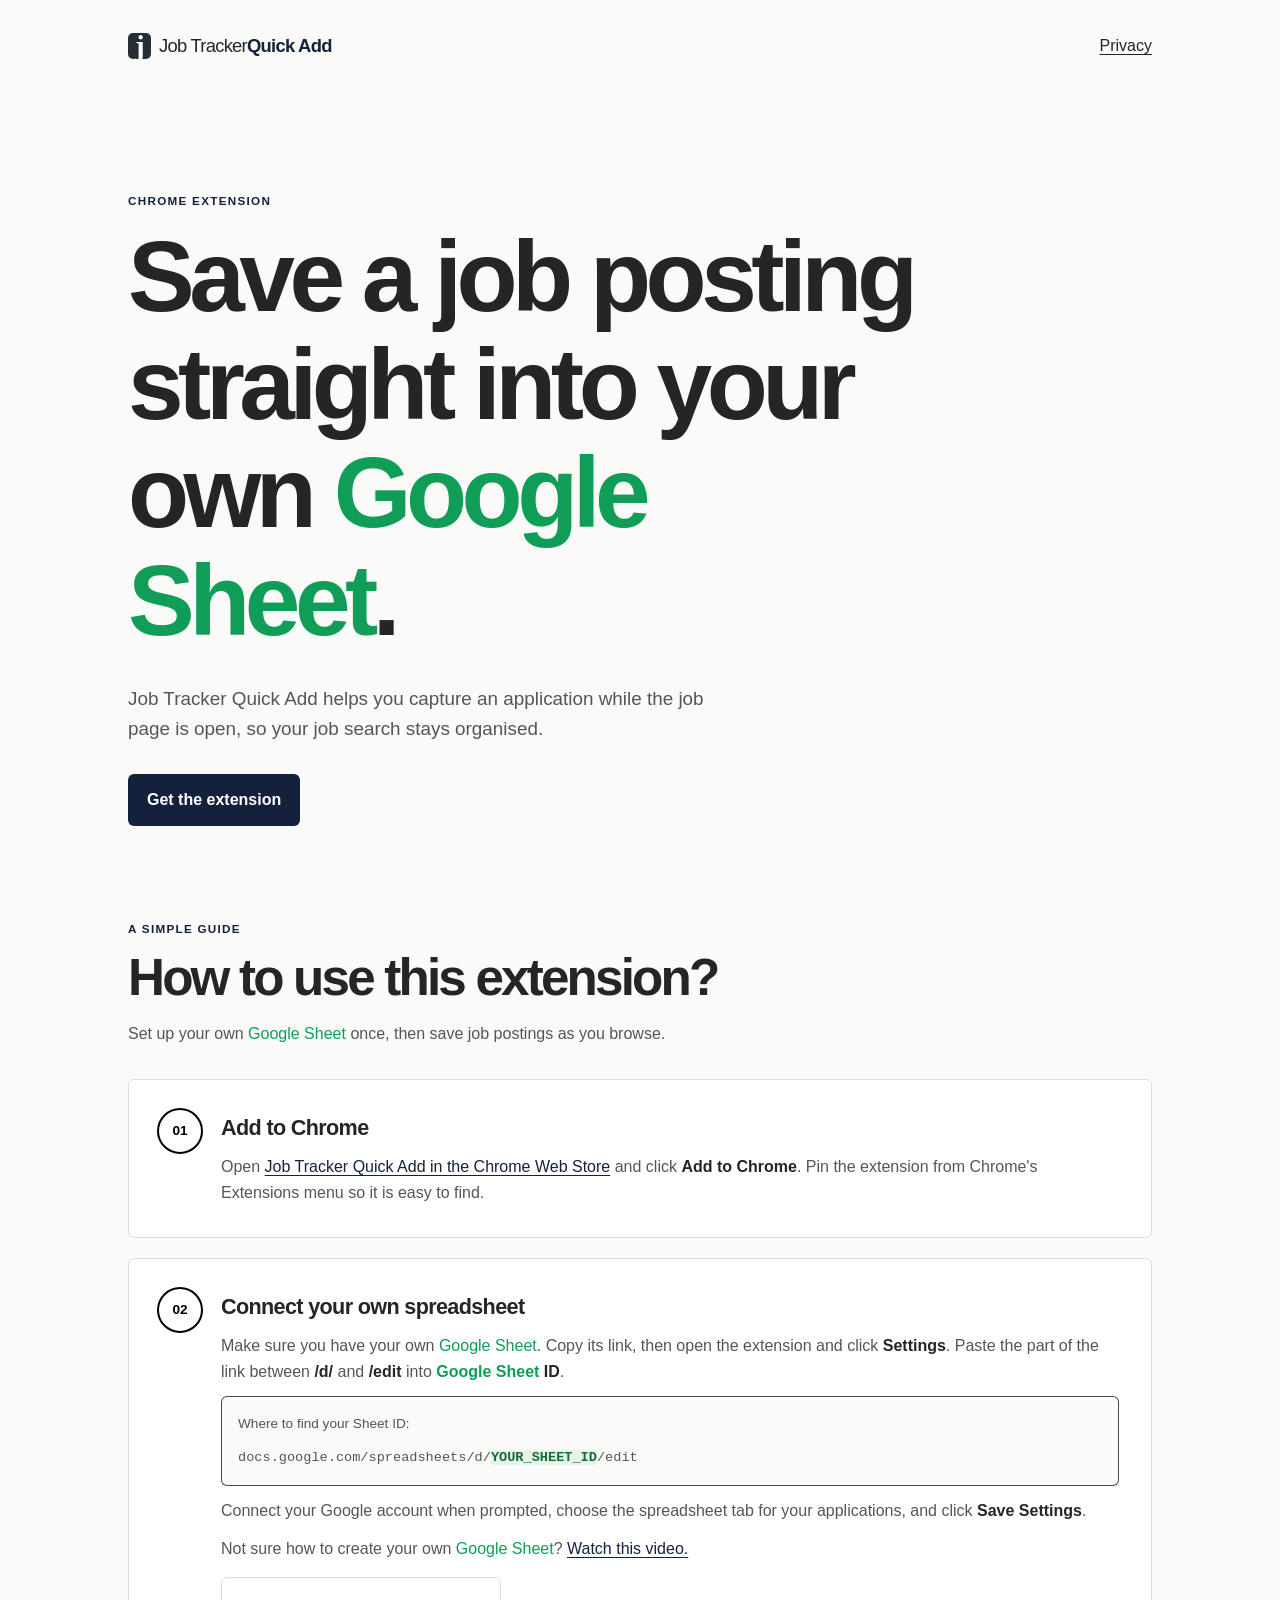
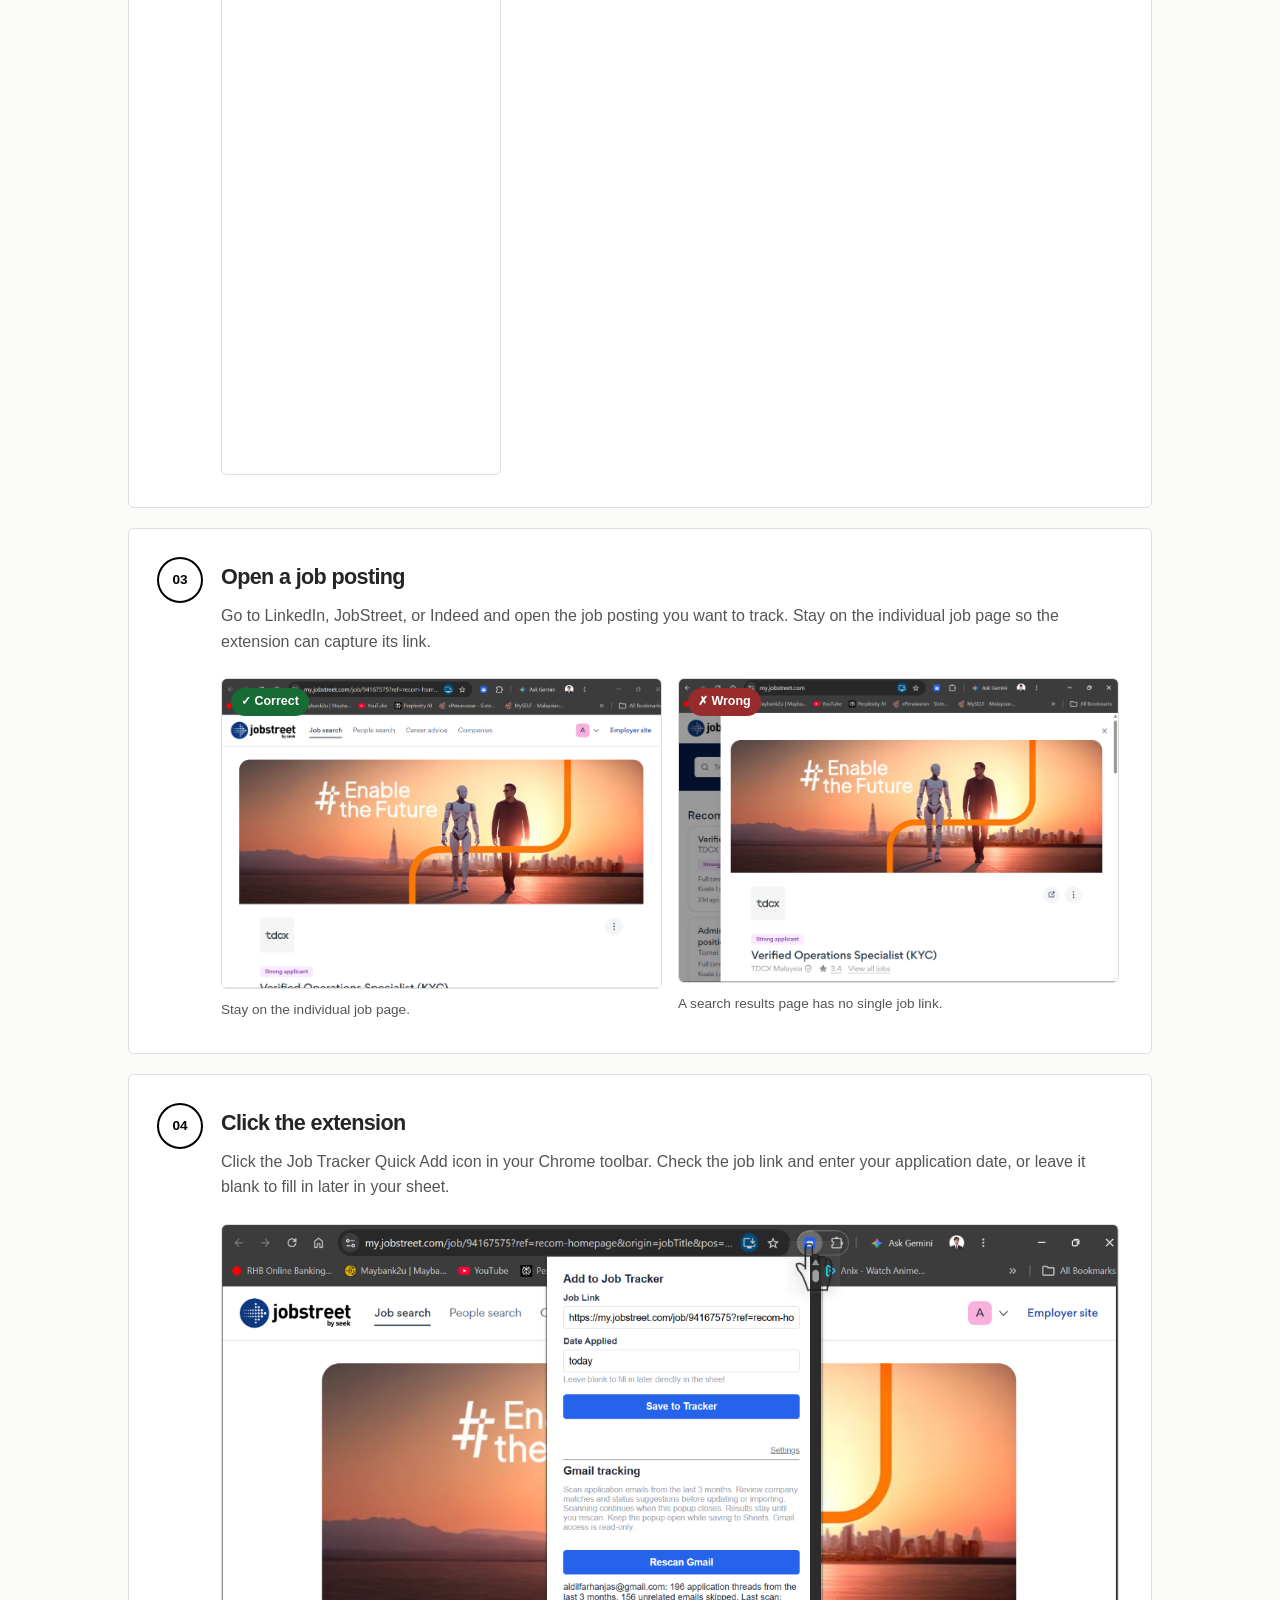
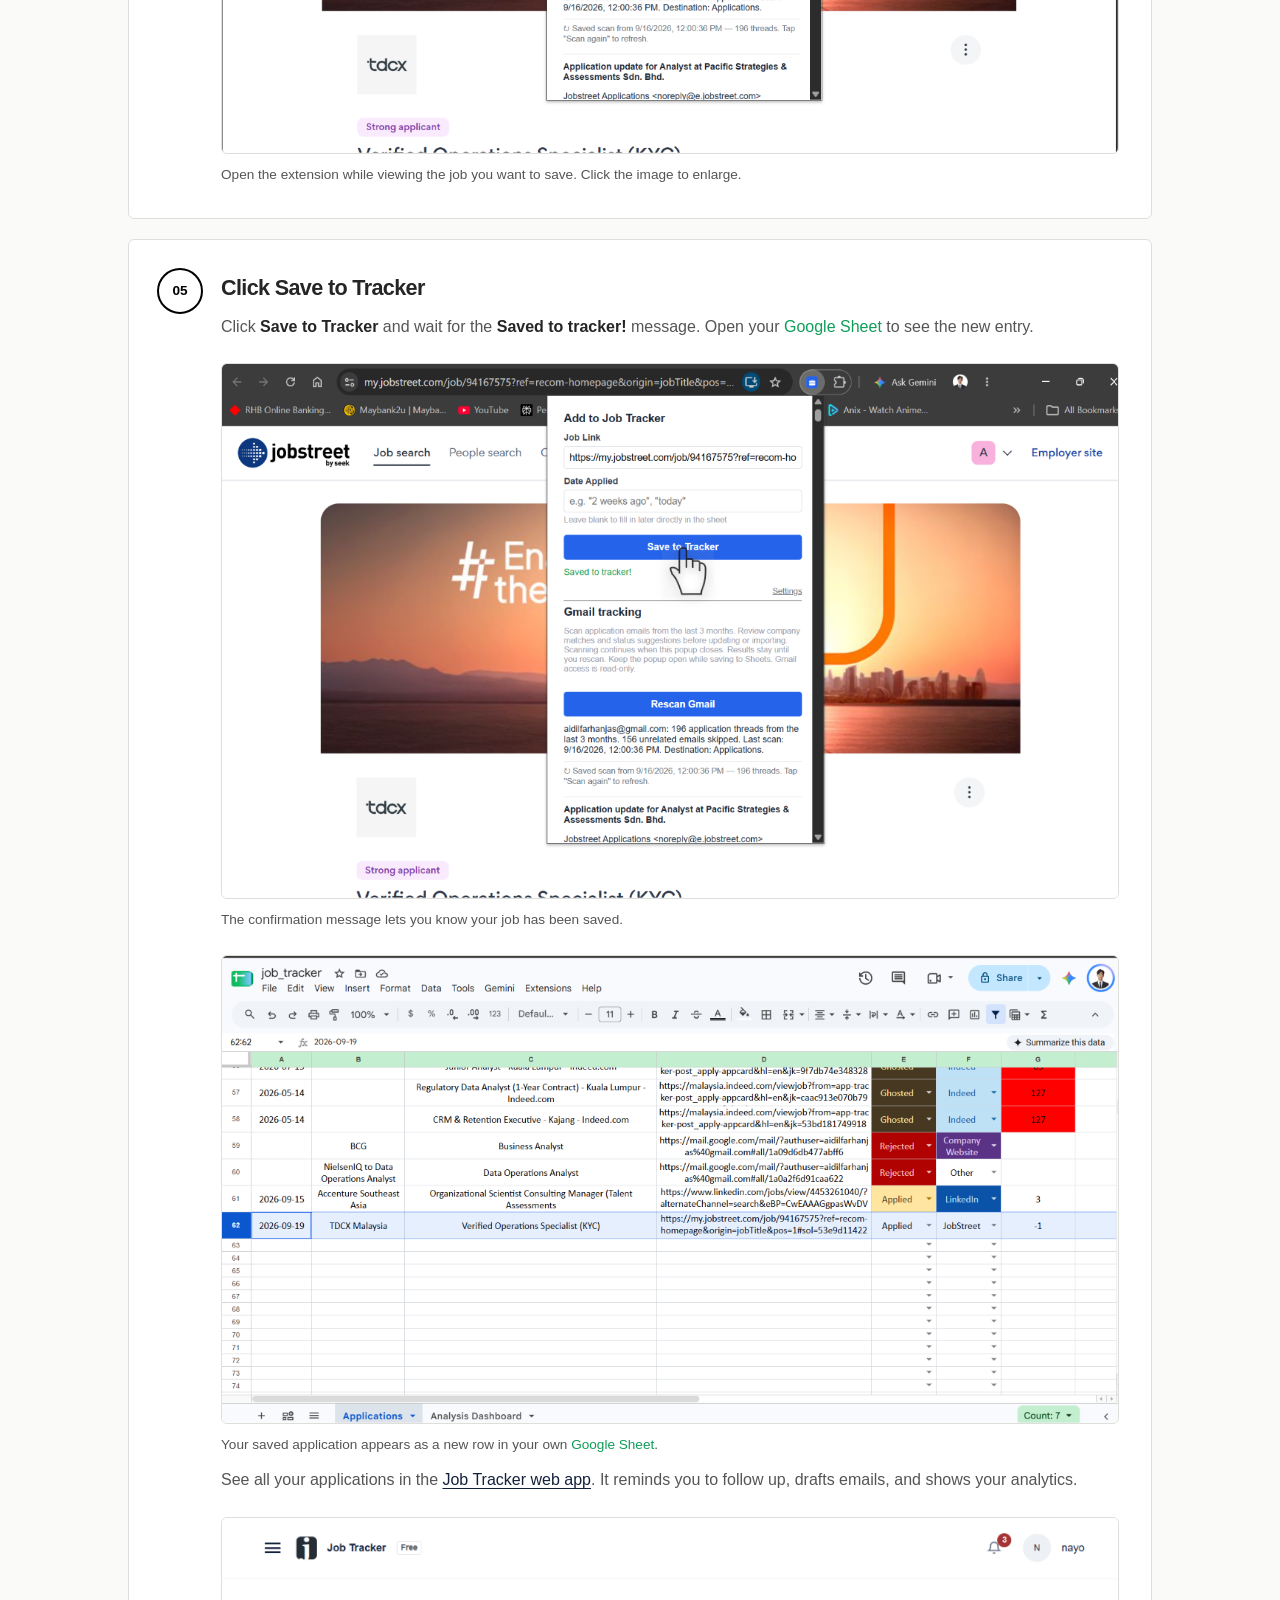
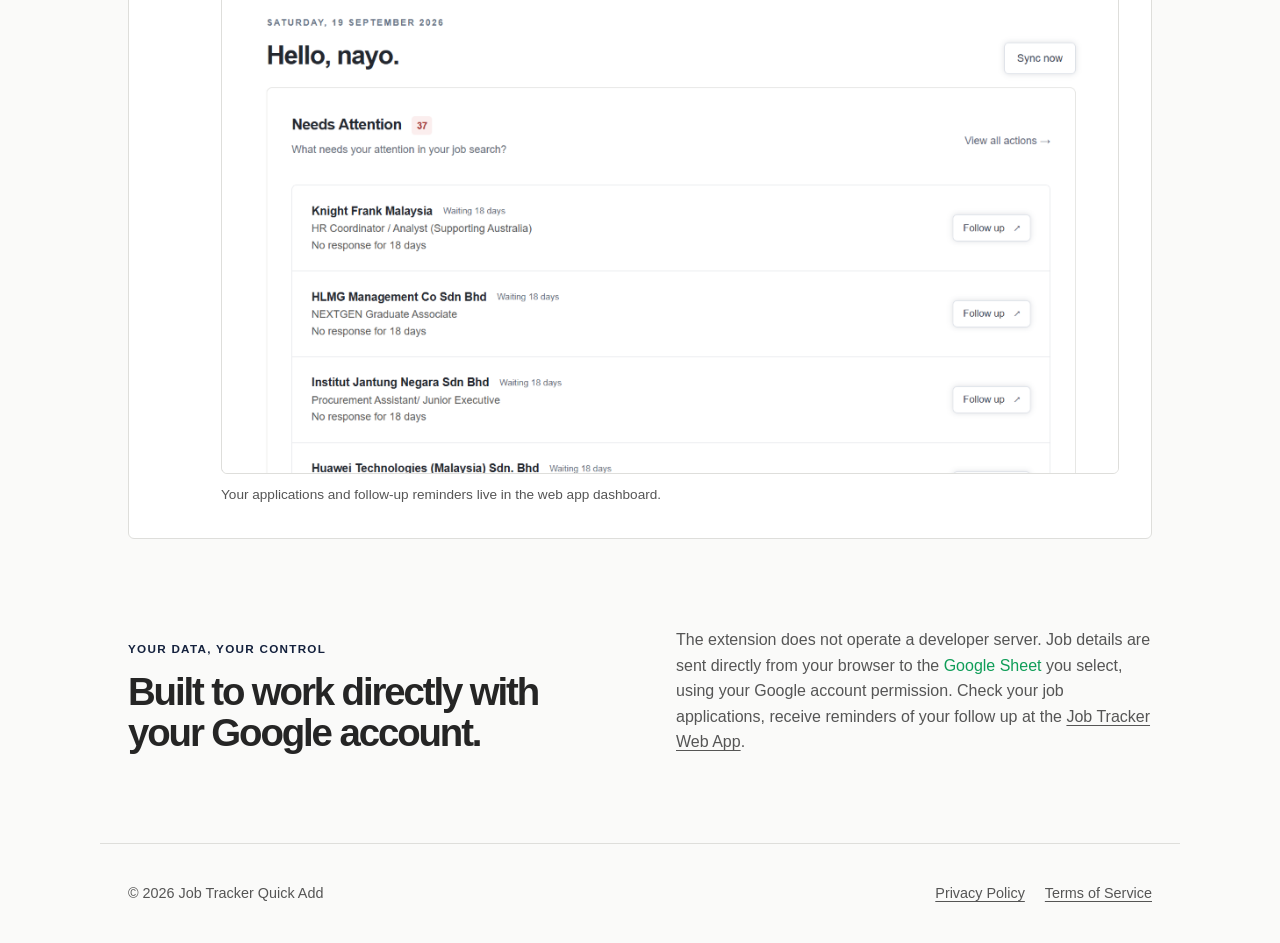
<file: site/index.html>
<!doctype html>
<html lang="en">
  <head>
    <meta charset="utf-8">
    <meta name="viewport" content="width=device-width, initial-scale=1">
    <meta name="description" content="Job Tracker Quick Add helps you save job postings to your own Google Sheet.">
    <title>Job Tracker Quick Add</title>
    <link rel="stylesheet" href="styles.css">
  </head>
  <body>
    <main>
      <nav aria-label="Primary navigation">
        <a class="brand" href="/"><span class="brand-mark" aria-hidden="true">j</span><span class="brand-name">Job Tracker</span> <span class="brand-accent">Quick Add</span></a>
        <a href="/privacy/">Privacy</a>
      </nav>

      <section class="hero">
        <p class="eyebrow">Chrome extension</p>
        <h1>Save a job posting straight into your own <span class="google-sheet">Google Sheet</span>.</h1>
        <p class="lede">Job Tracker Quick Add helps you capture an application while the job page is open, so your job search stays organised.</p>
        <a class="button" href="https://chromewebstore.google.com/detail/job-tracker-quick-add/plkhmignapibfhoppbkebpndckjbjpmg">Get the extension</a>
      </section>

      <section class="tutorial" id="how-to-use" aria-labelledby="tutorial-title">
        <header class="tutorial-heading">
          <p class="eyebrow">A simple guide</p>
          <h2 id="tutorial-title">How to use this extension?</h2>
          <p>Set up your own <span class="google-sheet">Google Sheet</span> once, then save job postings as you browse.</p>
        </header>
        <ol class="tutorial-steps">
          <li>
            <h3>Add to Chrome</h3>
            <p>Open <a href="https://chromewebstore.google.com/detail/job-tracker-quick-add/plkhmignapibfhoppbkebpndckjbjpmg">Job Tracker Quick Add in the Chrome Web Store</a> and click <strong>Add to Chrome</strong>. Pin the extension from Chrome's Extensions menu so it is easy to find.</p>
          </li>
          <li>
            <h3>Connect your own spreadsheet</h3>
            <p>Make sure you have your own <span class="google-sheet">Google Sheet</span>. Copy its link, then open the extension and click <strong>Settings</strong>. Paste the part of the link between <strong>/d/</strong> and <strong>/edit</strong> into <strong><span class="google-sheet">Google Sheet</span> ID</strong>.</p>
            <p class="sheet-example"><span>Where to find your Sheet ID:</span><code>docs.google.com/spreadsheets/d/<mark>YOUR_SHEET_ID</mark>/edit</code></p>
            <p>Connect your Google account when prompted, choose the spreadsheet tab for your applications, and click <strong>Save Settings</strong>.</p>
            <p>Not sure how to create your own <span class="google-sheet">Google Sheet</span>? <a href="https://youtube.com/shorts/XN4yeRa-iwU?si=kXLRpRMIUBYjXPLY" target="_blank" rel="noopener">Watch this video.</a></p>
            <div class="video">
              <iframe src="https://www.youtube.com/embed/XN4yeRa-iwU" title="Short video showing how to create your own Google Sheet" loading="lazy" allowfullscreen referrerpolicy="strict-origin-when-cross-origin"></iframe>
            </div>
          </li>
          <li>
            <h3>Open a job posting</h3>
            <p>Go to LinkedIn, JobStreet, or Indeed and open the job posting you want to track. Stay on the individual job page so the extension can capture its link.</p>
            <div class="compare">
              <figure class="compare-item">
                <span class="compare-badge badge-correct" aria-hidden="true">&#10003; Correct</span>
                <a href="open-job-page.png" target="_blank" rel="noopener" aria-label="View the correct job page screenshot at full size (opens in a new tab)"><img src="open-job-page.png" alt="Individual JobStreet job page for Verified Operations Specialist (KYC) at TDCX Malaysia." width="1021" height="718" loading="lazy"></a>
                <figcaption>Stay on the individual job page.</figcaption>
              </figure>
              <figure class="compare-item">
                <span class="compare-badge badge-wrong" aria-hidden="true">&#10007; Wrong</span>
                <a href="jobstreet-search.png" target="_blank" rel="noopener" aria-label="View the wrong search results page screenshot at full size (opens in a new tab)"><img src="jobstreet-search.png" alt="JobStreet search results page showing many job listings instead of one job." width="1036" height="715" loading="lazy"></a>
                <figcaption>A search results page has no single job link.</figcaption>
              </figure>
            </div>
          </li>
          <li>
            <h3>Click the extension</h3>
            <p>Click the Job Tracker Quick Add icon in your Chrome toolbar. Check the job link and enter your application date, or leave it blank to fill in later in your sheet.</p>
            <figure>
              <a href="open-extension.png" target="_blank" rel="noopener" aria-label="View the extension screenshot at full size (opens in a new tab)"><img src="open-extension.png" alt="Job Tracker extension open on a JobStreet posting, with the job link and application date filled in." width="1213" height="715" loading="lazy"><img class="shot-cursor" src="cursor.png" alt="" aria-hidden="true" style="left:65.5%; top:3.4%;"></a>
              <figcaption>Open the extension while viewing the job you want to save. Click the image to enlarge.</figcaption>
            </figure>
          </li>
          <li>
            <h3>Click Save to Tracker</h3>
            <p>Click <strong>Save to Tracker</strong> and wait for the <strong>Saved to tracker!</strong> message. Open your <span class="google-sheet">Google Sheet</span> to see the new entry.</p>
            <figure>
              <a href="saved-to-tracker.png" target="_blank" rel="noopener" aria-label="View the save confirmation screenshot at full size (opens in a new tab)"><img src="saved-to-tracker.png" alt="The extension displays Saved to tracker! after saving the JobStreet posting." width="1204" height="717" loading="lazy"><img class="shot-cursor" src="cursor.png" alt="" aria-hidden="true" style="left:51.4%; top:34.2%;"></a>
              <figcaption>The confirmation message lets you know your job has been saved.</figcaption>
            </figure>
            <figure>
              <a href="spreadsheet-result.png" target="_blank" rel="noopener" aria-label="View the spreadsheet screenshot at full size (opens in a new tab)"><img src="spreadsheet-result.png" alt="Google Sheet showing saved applications with their date, company, role, job link, status, and source." width="1215" height="633" loading="lazy"></a>
              <figcaption>Your saved application appears as a new row in your own <span class="google-sheet">Google Sheet</span>.</figcaption>
            </figure>
            <p>See all your applications in the <a href="https://jobtrackerwebapp.vercel.app/">Job Tracker web app</a>. It reminds you to follow up, drafts emails, and shows your analytics.</p>
            <figure>
              <a href="web-app-dashboard.png" target="_blank" rel="noopener" aria-label="View the web app dashboard screenshot at full size (opens in a new tab)"><img src="web-app-dashboard.png" alt="Job Tracker web app dashboard showing applications that need attention and follow-up reminders." width="1021" height="633" loading="lazy"></a>
              <figcaption>Your applications and follow-up reminders live in the web app dashboard.</figcaption>
            </figure>
          </li>
        </ol>
      </section>

      <section class="data">
        <div>
          <p class="eyebrow">Your data, your control</p>
          <h2>Built to work directly with your Google account.</h2>
        </div>
        <p>The extension does not operate a developer server. Job details are sent directly from your browser to the <span class="google-sheet">Google Sheet</span> you select, using your Google account permission. Check your job applications, receive reminders of your follow up at the <a href="https://jobtrackerwebapp.vercel.app/">Job Tracker Web App</a>.</p>
      </section>
    </main>

    <footer>
      <span>© 2026 Job Tracker Quick Add</span>
      <span><a href="/privacy/">Privacy Policy</a><a href="/terms/">Terms of Service</a></span>
    </footer>
  </body>
</html>
</file>
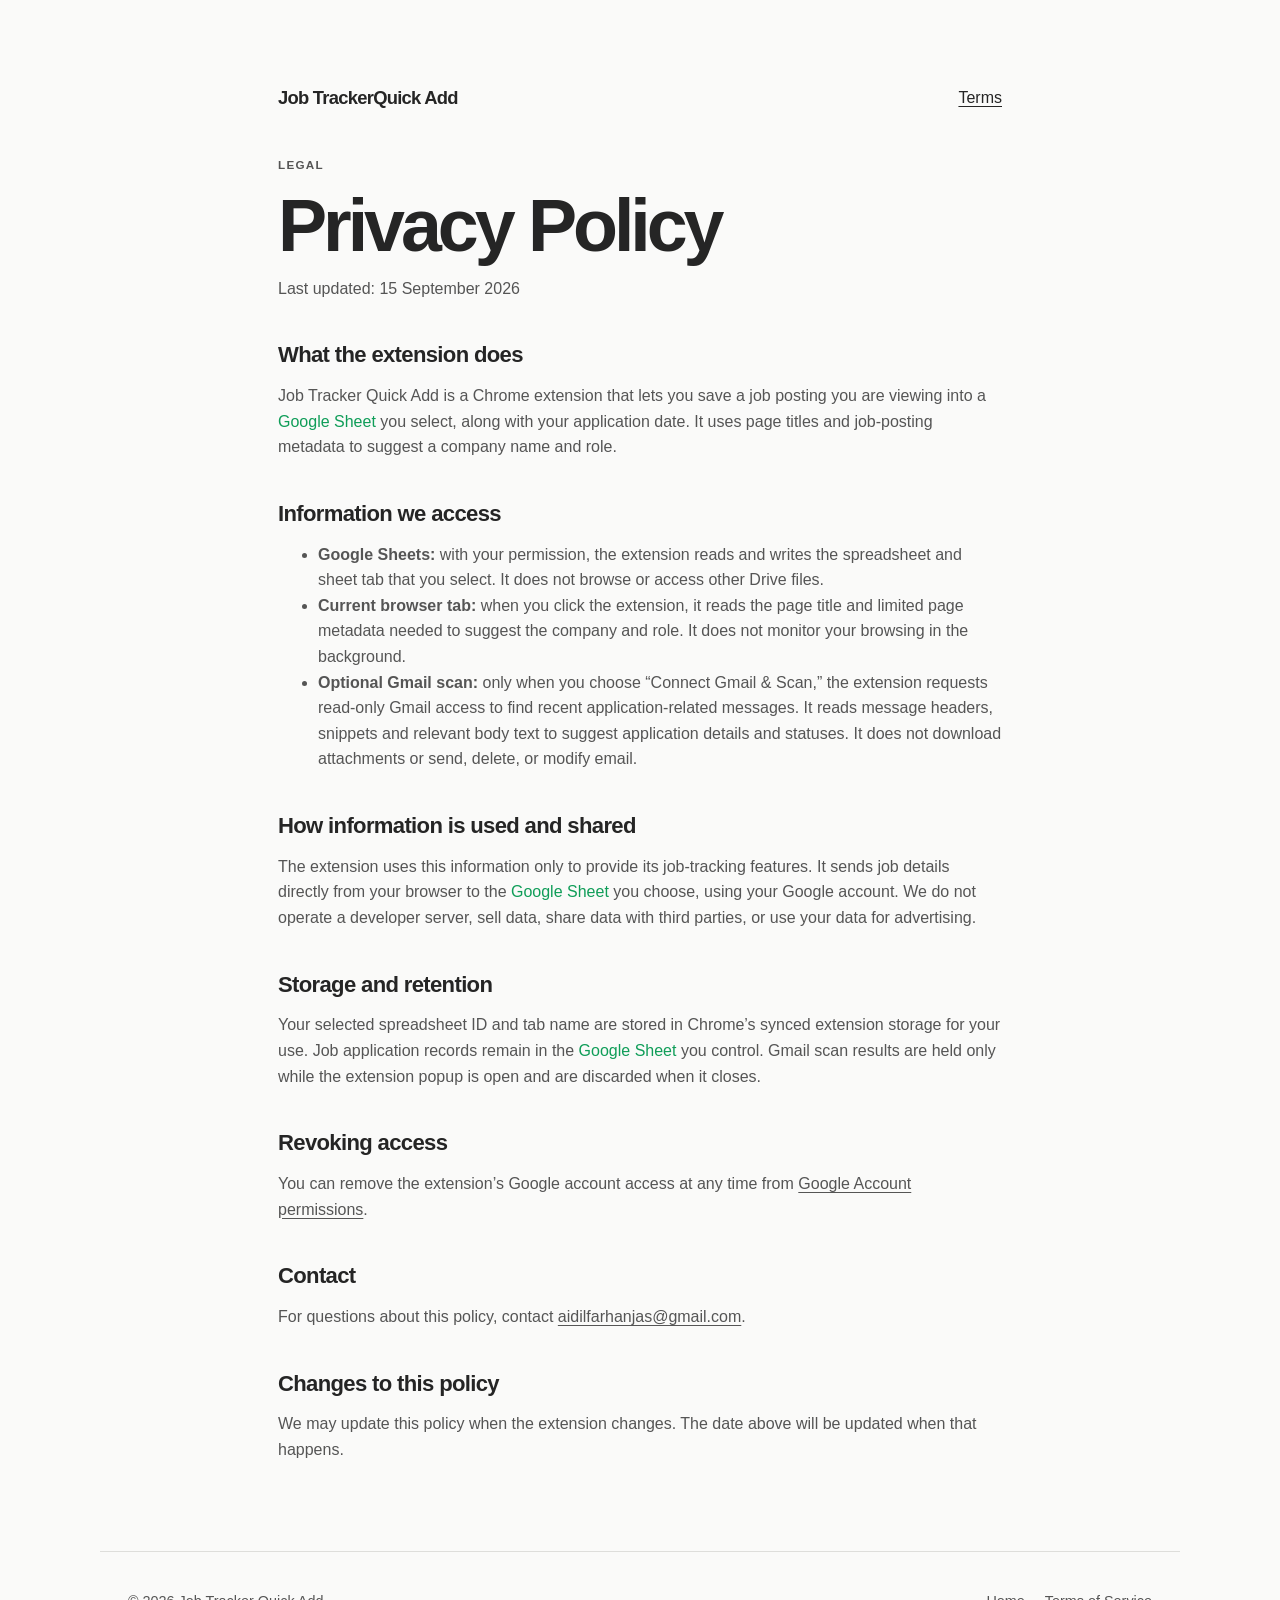
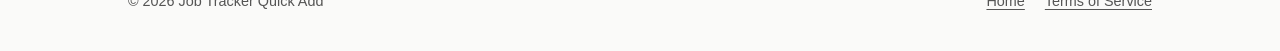
<file: site/privacy/index.html>
<!doctype html>
<html lang="en"><head><meta charset="utf-8"><meta name="viewport" content="width=device-width, initial-scale=1"><meta name="description" content="Privacy Policy for Job Tracker Quick Add."><title>Privacy Policy | Job Tracker Quick Add</title><link rel="stylesheet" href="../styles.css"></head>
<body><main class="legal"><nav><a class="brand" href="/">Job Tracker <span>Quick Add</span></a><a href="/terms/">Terms</a></nav><p class="eyebrow">Legal</p><h1>Privacy Policy</h1><p class="updated">Last updated: 15 September 2026</p>
<h2>What the extension does</h2><p>Job Tracker Quick Add is a Chrome extension that lets you save a job posting you are viewing into a <span class="google-sheet">Google Sheet</span> you select, along with your application date. It uses page titles and job-posting metadata to suggest a company name and role.</p>
<h2>Information we access</h2><ul><li><strong>Google Sheets:</strong> with your permission, the extension reads and writes the spreadsheet and sheet tab that you select. It does not browse or access other Drive files.</li><li><strong>Current browser tab:</strong> when you click the extension, it reads the page title and limited page metadata needed to suggest the company and role. It does not monitor your browsing in the background.</li><li><strong>Optional Gmail scan:</strong> only when you choose “Connect Gmail &amp; Scan,” the extension requests read-only Gmail access to find recent application-related messages. It reads message headers, snippets and relevant body text to suggest application details and statuses. It does not download attachments or send, delete, or modify email.</li></ul>
<h2>How information is used and shared</h2><p>The extension uses this information only to provide its job-tracking features. It sends job details directly from your browser to the <span class="google-sheet">Google Sheet</span> you choose, using your Google account. We do not operate a developer server, sell data, share data with third parties, or use your data for advertising.</p>
<h2>Storage and retention</h2><p>Your selected spreadsheet ID and tab name are stored in Chrome’s synced extension storage for your use. Job application records remain in the <span class="google-sheet">Google Sheet</span> you control. Gmail scan results are held only while the extension popup is open and are discarded when it closes.</p>
<h2>Revoking access</h2><p>You can remove the extension’s Google account access at any time from <a href="https://myaccount.google.com/permissions">Google Account permissions</a>.</p>
<h2>Contact</h2><p>For questions about this policy, contact <a href="mailto:aidilfarhanjas@gmail.com">aidilfarhanjas@gmail.com</a>.</p>
<h2>Changes to this policy</h2><p>We may update this policy when the extension changes. The date above will be updated when that happens.</p></main><footer><span>© 2026 Job Tracker Quick Add</span><span><a href="/">Home</a><a href="/terms/">Terms of Service</a></span></footer></body></html>
</file>
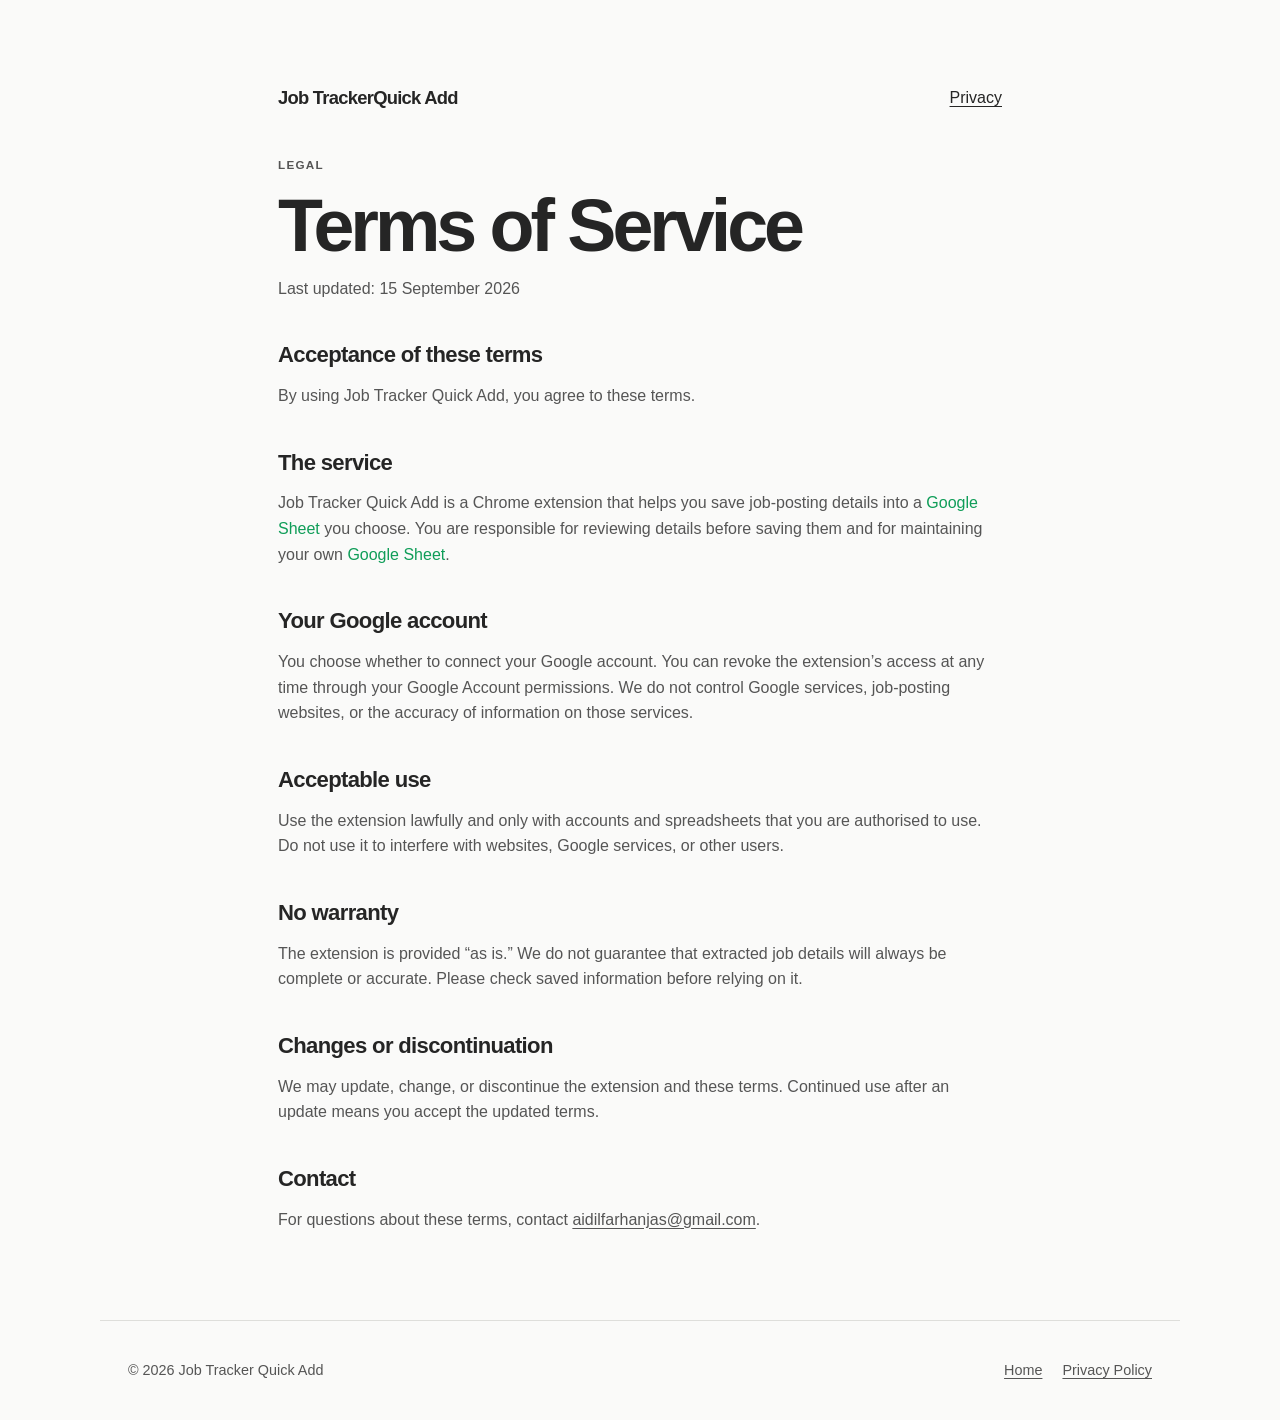
<file: site/terms/index.html>
<!doctype html>
<html lang="en"><head><meta charset="utf-8"><meta name="viewport" content="width=device-width, initial-scale=1"><meta name="description" content="Terms of Service for Job Tracker Quick Add."><title>Terms of Service | Job Tracker Quick Add</title><link rel="stylesheet" href="../styles.css"></head>
<body><main class="legal"><nav><a class="brand" href="/">Job Tracker <span>Quick Add</span></a><a href="/privacy/">Privacy</a></nav><p class="eyebrow">Legal</p><h1>Terms of Service</h1><p class="updated">Last updated: 15 September 2026</p>
<h2>Acceptance of these terms</h2><p>By using Job Tracker Quick Add, you agree to these terms.</p><h2>The service</h2><p>Job Tracker Quick Add is a Chrome extension that helps you save job-posting details into a <span class="google-sheet">Google Sheet</span> you choose. You are responsible for reviewing details before saving them and for maintaining your own <span class="google-sheet">Google Sheet</span>.</p><h2>Your Google account</h2><p>You choose whether to connect your Google account. You can revoke the extension’s access at any time through your Google Account permissions. We do not control Google services, job-posting websites, or the accuracy of information on those services.</p><h2>Acceptable use</h2><p>Use the extension lawfully and only with accounts and spreadsheets that you are authorised to use. Do not use it to interfere with websites, Google services, or other users.</p><h2>No warranty</h2><p>The extension is provided “as is.” We do not guarantee that extracted job details will always be complete or accurate. Please check saved information before relying on it.</p><h2>Changes or discontinuation</h2><p>We may update, change, or discontinue the extension and these terms. Continued use after an update means you accept the updated terms.</p><h2>Contact</h2><p>For questions about these terms, contact <a href="mailto:aidilfarhanjas@gmail.com">aidilfarhanjas@gmail.com</a>.</p></main><footer><span>© 2026 Job Tracker Quick Add</span><span><a href="/">Home</a><a href="/privacy/">Privacy Policy</a></span></footer></body></html>
</file>
<file: site/styles.css>
:root { --ink:#252525; --muted:#555555; --line:#dededb; --paper:#fafaf9; --accent:#14213d; --mint:#e5f3e8; --mint-ink:#176b35; }
* { box-sizing:border-box; }
body { margin:0; color:var(--ink); background:var(--paper); font:16px/1.6 Arial, Helvetica, sans-serif; }
main, footer { max-width:1080px; margin:auto; padding-left:28px; padding-right:28px; }
nav { min-height:92px; display:flex; align-items:center; justify-content:space-between; }
a { color:inherit; text-underline-offset:3px; }
.brand { display:inline-flex; align-items:center; font-weight:800; text-decoration:none; letter-spacing:-.04em; font-size:1.15rem; }.brand-mark { display:inline-block; width:23px; height:26px; margin-right:8px; text-align:center; color:white; background:#252d37; border-radius:5px; font:700 29px/26px Georgia, serif; }.brand-accent { color:var(--accent); }.brand-name { font-weight:400; }.google-sheet { color:rgb(15,157,88); }
.hero { padding:88px 0 82px; max-width:800px; }.eyebrow,.number { color:var(--accent); font-weight:800; letter-spacing:.11em; text-transform:uppercase; font-size:.73rem; }
h1,h2 { line-height:1.08; letter-spacing:-.055em; margin:0; } h1 { font-size:clamp(3rem,8vw,6.25rem); } h2 { font-size:clamp(1.9rem,4vw,3.2rem); }
.lede { font-size:1.18rem; color:var(--muted); max-width:610px; margin:30px 0; }.button { display:inline-block; color:white; background:var(--accent); text-decoration:none; padding:13px 19px; border-radius:6px; font-weight:700; }
.grid { display:grid; grid-template-columns:repeat(3,1fr); background:white; border:1px solid var(--line); border-radius:6px; overflow:hidden; }.grid article { padding:32px; }.grid article+article { border-left:1px solid var(--line); }.grid h2 { font-size:1.35rem; letter-spacing:-.03em; }.grid p:not(.number),.data>p { color:var(--muted); }
.data { display:grid; grid-template-columns:1fr 1fr; gap:72px; margin:88px 0; align-items:center; }.data h2 { font-size:2.4rem; }.data>p { margin:0; }
footer { min-height:100px; border-top:1px solid var(--line); display:flex; justify-content:space-between; align-items:center; color:var(--muted); font-size:.9rem; } footer span:last-child { display:flex; gap:20px; }
.legal { max-width:780px; padding-top:52px; padding-bottom:72px; }.legal h1 { font-size:clamp(2.7rem,6vw,4.6rem); }.legal h2 { font-size:1.38rem; letter-spacing:-.03em; margin-top:42px; }.legal p,.legal li { color:var(--muted); }.legal .updated { margin-top:10px; color:var(--muted); }
.tutorial { scroll-margin-top:28px; }
.tutorial-heading { max-width:740px; margin-bottom:32px; }
.tutorial-heading>p:last-child,.tutorial-steps p { color:var(--muted); }
.tutorial-steps { list-style:none; counter-reset:tutorial; padding:0; margin:0; display:grid; gap:20px; }
.tutorial-steps>li { counter-increment:tutorial; position:relative; padding:32px 32px 32px 92px; background:white; border:1px solid var(--line); border-radius:6px; min-width:0; }
.tutorial-steps>li::before { content:counter(tutorial, decimal-leading-zero); position:absolute; left:28px; top:28px; width:42px; height:42px; display:grid; place-items:center; border-radius:50%; background:transparent; border:2px solid #000; color:#000; font-size:.85rem; font-weight:800; }
.tutorial-steps h3 { margin:2px 0 12px; font-size:1.35rem; line-height:1.3; letter-spacing:-.03em; }
.tutorial-steps p { margin:12px 0 0; }
.tutorial-steps strong { color:var(--ink); }
.tutorial-steps p a { color:var(--accent); }
.sheet-example { padding:16px; background:var(--paper); border:1px solid rgba(0,0,0,0.7); border-radius:6px; }
.sheet-example span { display:block; margin-bottom:8px; font-size:.85rem; }
.sheet-example code { font-size:.85rem; overflow-wrap:anywhere; }
.sheet-example mark { background:var(--mint); color:var(--mint-ink); font-weight:700; }
.tutorial-steps figure { margin:24px 0 0; }
.tutorial-steps figure a { display:block; border:1px solid var(--line); border-radius:6px; overflow:hidden; position:relative; }
.tutorial-steps img { display:block; width:100%; height:auto; }
.tutorial-steps figure a > .shot-cursor { position:absolute; width:52px; height:auto; pointer-events:none; filter:drop-shadow(0 3px 4px rgba(0,0,0,.35)); transform:translate(-21px,-2px); }
.compare { display:grid; grid-template-columns:1fr 1fr; gap:16px; margin-top:24px; }
.compare-item { position:relative; margin:0; }
.compare .compare-item { margin:0; }
.compare-badge { position:absolute; top:10px; left:10px; z-index:1; padding:4px 10px; border-radius:999px; color:white; font-size:.78rem; font-weight:800; }
.badge-correct { background:#176b35; }
.badge-wrong { background:#982b2b; }
.compare-item figcaption { margin-top:8px; color:var(--muted); font-size:.85rem; }
.video { margin-top:16px; }
.video iframe { display:block; width:100%; max-width:280px; aspect-ratio:9/16; border:1px solid var(--line); border-radius:6px; }
.tutorial-steps figcaption { margin-top:10px; color:var(--muted); font-size:.85rem; }
a:focus-visible { outline:3px solid var(--accent); outline-offset:4px; }
@media (max-width:700px) { .tutorial-steps>li { padding:24px 20px; }.tutorial-steps>li::before { position:static; margin-bottom:16px; }.tutorial-heading { margin-bottom:24px; }.compare { grid-template-columns:1fr; } }
@media (max-width:700px) { main,footer { padding-left:20px; padding-right:20px; }.hero { padding:55px 0; }.grid,.data { grid-template-columns:1fr; }.grid article+article { border-left:0; border-top:1px solid var(--line); }.data { gap:22px; margin:55px 0; } footer { padding-top:24px; padding-bottom:24px; align-items:flex-start; flex-direction:column; gap:12px; } }
</file>
